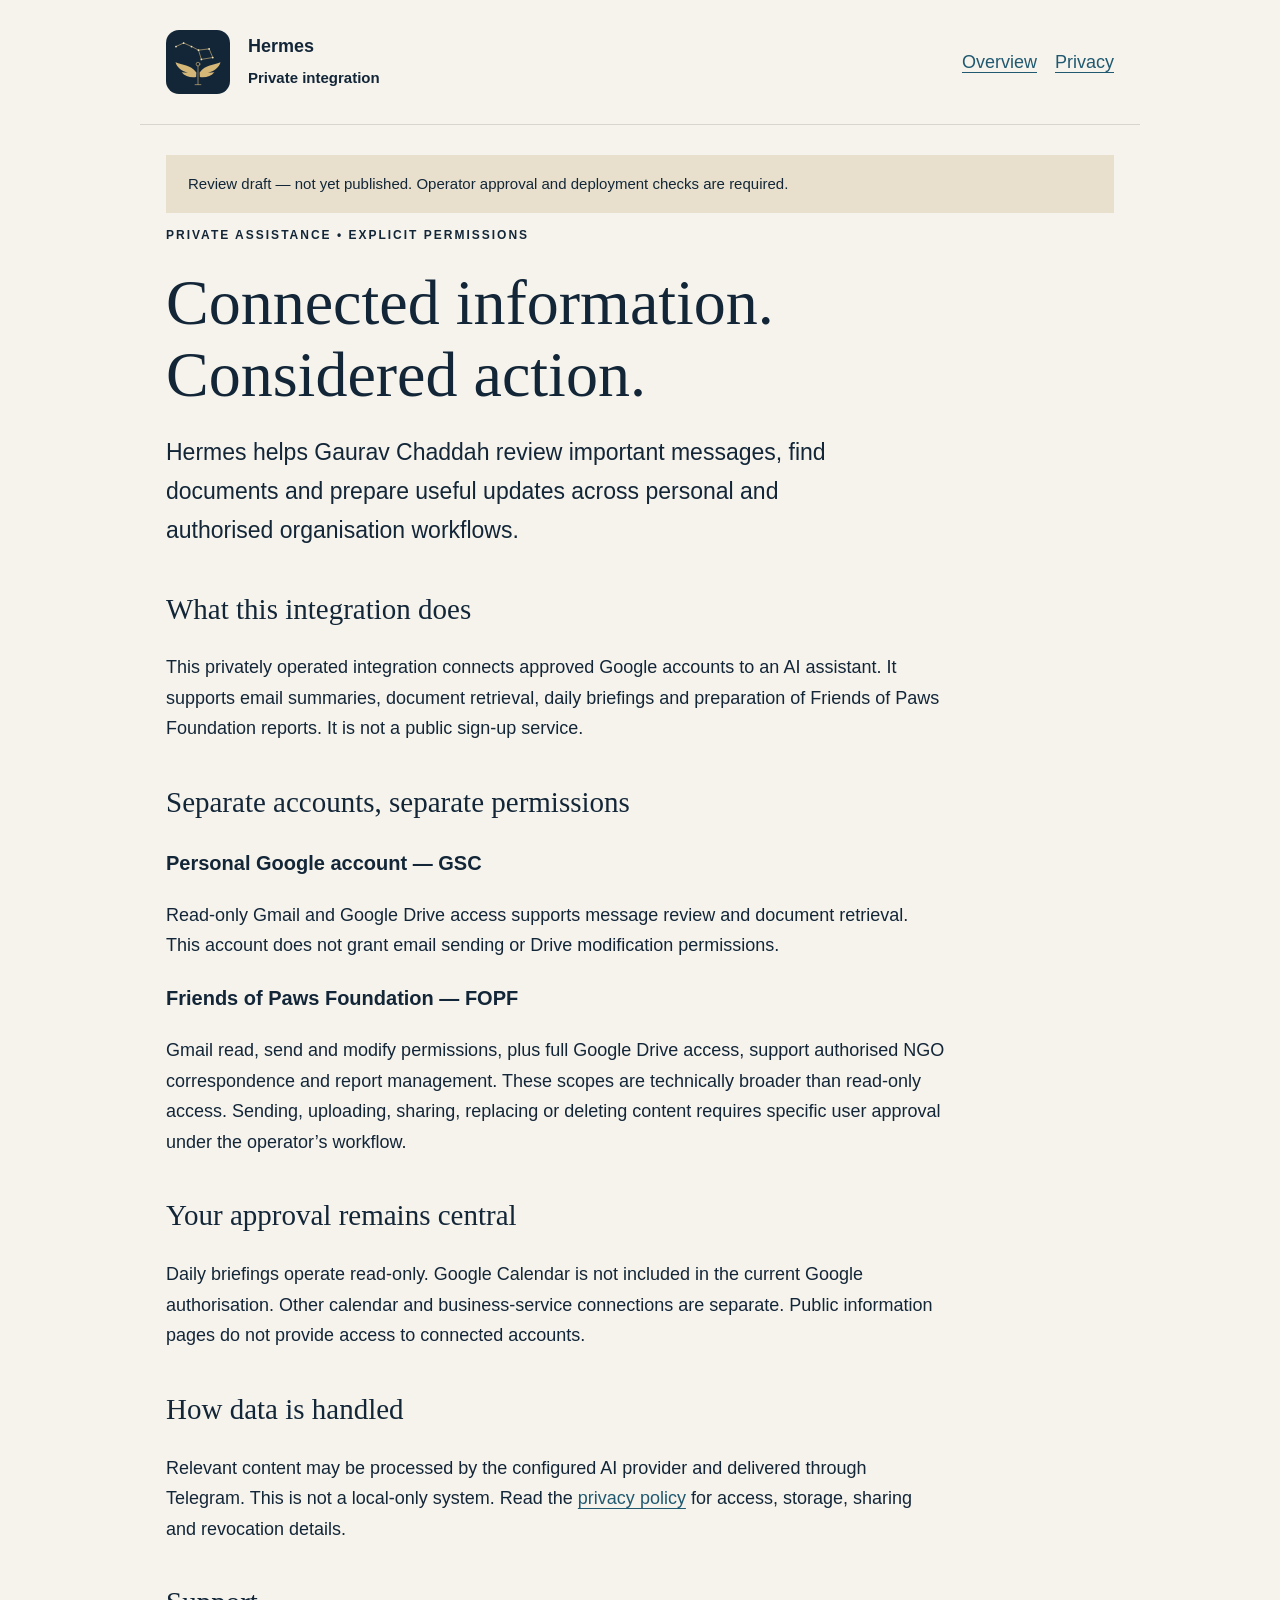
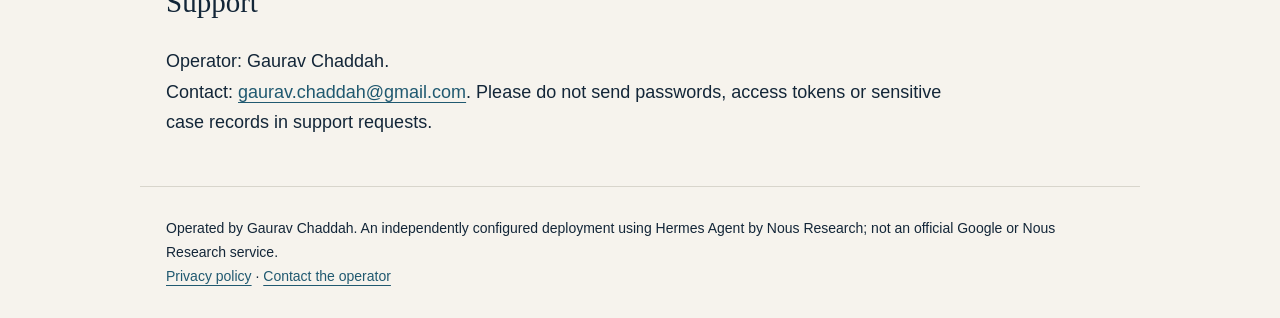
<file: index.html>
<!doctype html><html lang="en"><head><meta charset="utf-8"><meta name="viewport" content="width=device-width,initial-scale=1"><title>Integration overview | Hermes</title><meta name="description" content="Gaurav Chaddah’s private Hermes Google integration: purpose, permissions and privacy."><link rel="icon" href="assets/logo.svg"><link rel="stylesheet" href="assets/style.css"></head><body><header><img src="assets/logo.svg" alt="Original Ursa Major and winged messenger emblem"><strong>Hermes<br><small>Private integration</small></strong><nav><a href="index.html">Overview</a><a href="privacy.html">Privacy</a></nav></header><main><div class="notice">Review draft — not yet published. Operator approval and deployment checks are required.</div><p class="eyebrow">PRIVATE ASSISTANCE • EXPLICIT PERMISSIONS</p><h1>Connected information.<br>Considered action.</h1><p class="lead">Hermes helps Gaurav Chaddah review important messages, find documents and prepare useful updates across personal and authorised organisation workflows.</p><h2>What this integration does</h2><p>This privately operated integration connects approved Google accounts to an AI assistant. It supports email summaries, document retrieval, daily briefings and preparation of Friends of Paws Foundation reports. It is not a public sign-up service.</p><h2>Separate accounts, separate permissions</h2><h3>Personal Google account — GSC</h3><p>Read-only Gmail and Google Drive access supports message review and document retrieval. This account does not grant email sending or Drive modification permissions.</p><h3>Friends of Paws Foundation — FOPF</h3><p>Gmail read, send and modify permissions, plus full Google Drive access, support authorised NGO correspondence and report management. These scopes are technically broader than read-only access. Sending, uploading, sharing, replacing or deleting content requires specific user approval under the operator’s workflow.</p><h2>Your approval remains central</h2><p>Daily briefings operate read-only. Google Calendar is not included in the current Google authorisation. Other calendar and business-service connections are separate. Public information pages do not provide access to connected accounts.</p><h2>How data is handled</h2><p>Relevant content may be processed by the configured AI provider and delivered through Telegram. This is not a local-only system. Read the <a href="privacy.html">privacy policy</a> for access, storage, sharing and revocation details.</p><h2>Support</h2><p>Operator: Gaurav Chaddah.<br>Contact: <a href="mailto:gaurav.chaddah@gmail.com">gaurav.chaddah@gmail.com</a>. Please do not send passwords, access tokens or sensitive case records in support requests.</p></main><footer>Operated by Gaurav Chaddah. An independently configured deployment using Hermes Agent by Nous Research; not an official Google or Nous Research service.<br><a href="privacy.html">Privacy policy</a> · <a href="mailto:gaurav.chaddah@gmail.com">Contact the operator</a></footer></body></html>
</file>
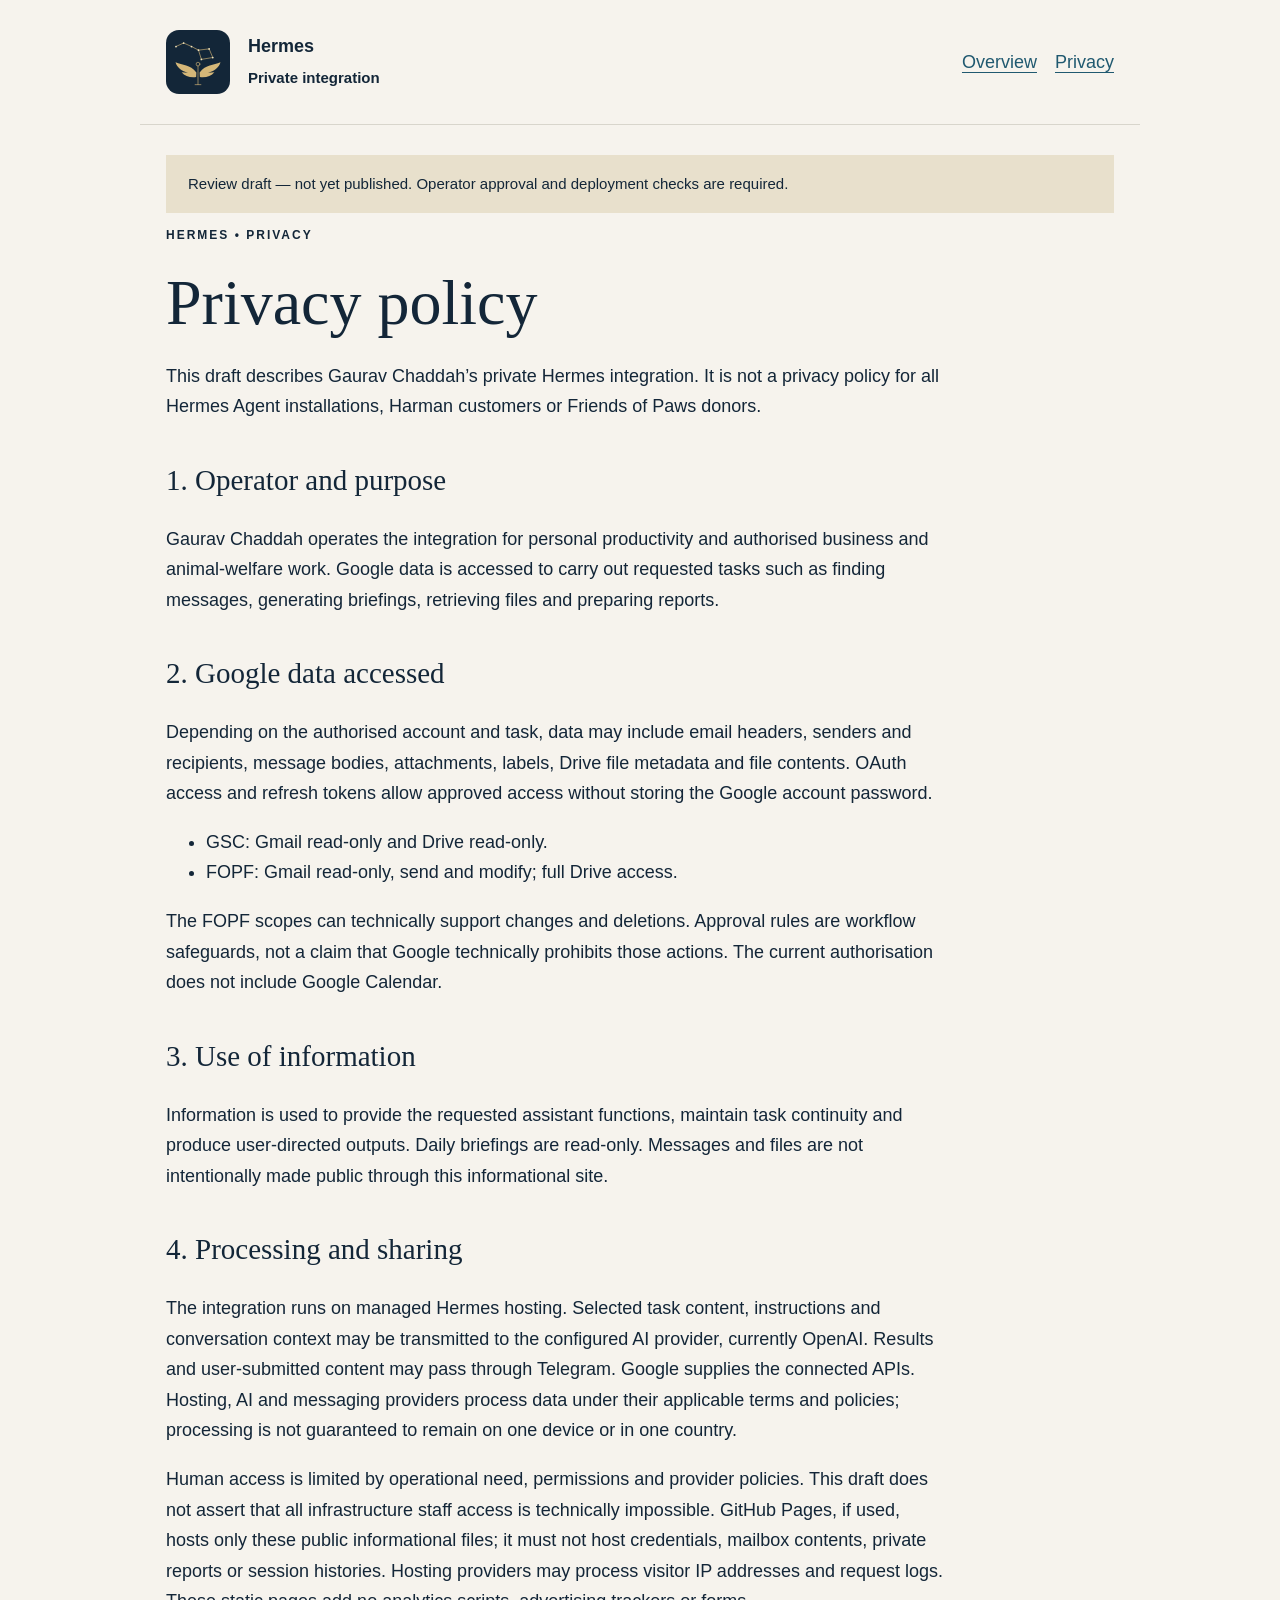
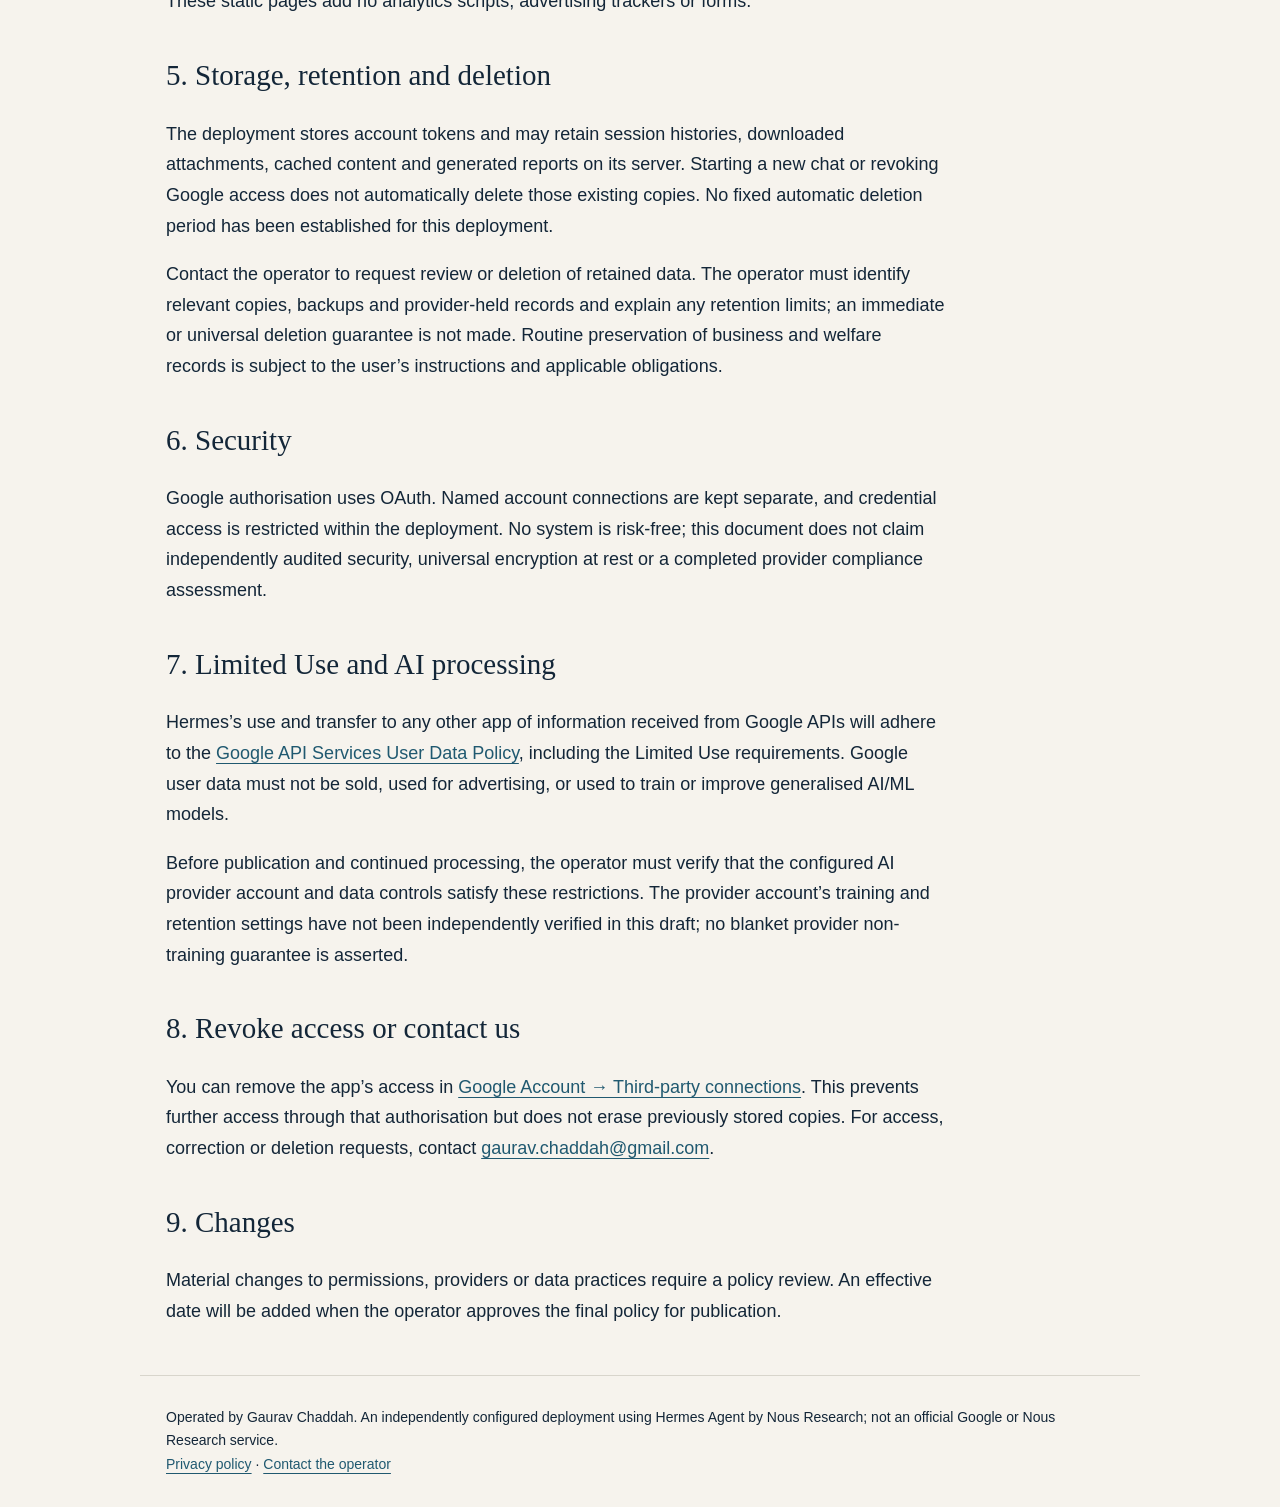
<file: privacy.html>
<!doctype html><html lang="en"><head><meta charset="utf-8"><meta name="viewport" content="width=device-width,initial-scale=1"><title>Privacy policy | Hermes</title><meta name="description" content="Gaurav Chaddah’s private Hermes Google integration: purpose, permissions and privacy."><link rel="icon" href="assets/logo.svg"><link rel="stylesheet" href="assets/style.css"></head><body><header><img src="assets/logo.svg" alt="Original Ursa Major and winged messenger emblem"><strong>Hermes<br><small>Private integration</small></strong><nav><a href="index.html">Overview</a><a href="privacy.html">Privacy</a></nav></header><main><div class="notice">Review draft — not yet published. Operator approval and deployment checks are required.</div><p class="eyebrow">HERMES • PRIVACY</p><h1>Privacy policy</h1><p>This draft describes Gaurav Chaddah’s private Hermes integration. It is not a privacy policy for all Hermes Agent installations, Harman customers or Friends of Paws donors.</p><h2>1. Operator and purpose</h2><p>Gaurav Chaddah operates the integration for personal productivity and authorised business and animal-welfare work. Google data is accessed to carry out requested tasks such as finding messages, generating briefings, retrieving files and preparing reports.</p><h2>2. Google data accessed</h2><p>Depending on the authorised account and task, data may include email headers, senders and recipients, message bodies, attachments, labels, Drive file metadata and file contents. OAuth access and refresh tokens allow approved access without storing the Google account password.</p><ul><li>GSC: Gmail read-only and Drive read-only.</li><li>FOPF: Gmail read-only, send and modify; full Drive access.</li></ul><p>The FOPF scopes can technically support changes and deletions. Approval rules are workflow safeguards, not a claim that Google technically prohibits those actions. The current authorisation does not include Google Calendar.</p><h2>3. Use of information</h2><p>Information is used to provide the requested assistant functions, maintain task continuity and produce user-directed outputs. Daily briefings are read-only. Messages and files are not intentionally made public through this informational site.</p><h2>4. Processing and sharing</h2><p>The integration runs on managed Hermes hosting. Selected task content, instructions and conversation context may be transmitted to the configured AI provider, currently OpenAI. Results and user-submitted content may pass through Telegram. Google supplies the connected APIs. Hosting, AI and messaging providers process data under their applicable terms and policies; processing is not guaranteed to remain on one device or in one country.</p><p>Human access is limited by operational need, permissions and provider policies. This draft does not assert that all infrastructure staff access is technically impossible. GitHub Pages, if used, hosts only these public informational files; it must not host credentials, mailbox contents, private reports or session histories. Hosting providers may process visitor IP addresses and request logs. These static pages add no analytics scripts, advertising trackers or forms.</p><h2>5. Storage, retention and deletion</h2><p>The deployment stores account tokens and may retain session histories, downloaded attachments, cached content and generated reports on its server. Starting a new chat or revoking Google access does not automatically delete those existing copies. No fixed automatic deletion period has been established for this deployment.</p><p>Contact the operator to request review or deletion of retained data. The operator must identify relevant copies, backups and provider-held records and explain any retention limits; an immediate or universal deletion guarantee is not made. Routine preservation of business and welfare records is subject to the user’s instructions and applicable obligations.</p><h2>6. Security</h2><p>Google authorisation uses OAuth. Named account connections are kept separate, and credential access is restricted within the deployment. No system is risk-free; this document does not claim independently audited security, universal encryption at rest or a completed provider compliance assessment.</p><h2>7. Limited Use and AI processing</h2><p>Hermes’s use and transfer to any other app of information received from Google APIs will adhere to the <a href="https://developers.google.com/terms/api-services-user-data-policy">Google API Services User Data Policy</a>, including the Limited Use requirements. Google user data must not be sold, used for advertising, or used to train or improve generalised AI/ML models.</p><p>Before publication and continued processing, the operator must verify that the configured AI provider account and data controls satisfy these restrictions. The provider account’s training and retention settings have not been independently verified in this draft; no blanket provider non-training guarantee is asserted.</p><h2>8. Revoke access or contact us</h2><p>You can remove the app’s access in <a href="https://myaccount.google.com/connections">Google Account → Third-party connections</a>. This prevents further access through that authorisation but does not erase previously stored copies. For access, correction or deletion requests, contact <a href="mailto:gaurav.chaddah@gmail.com">gaurav.chaddah@gmail.com</a>.</p><h2>9. Changes</h2><p>Material changes to permissions, providers or data practices require a policy review. An effective date will be added when the operator approves the final policy for publication.</p></main><footer>Operated by Gaurav Chaddah. An independently configured deployment using Hermes Agent by Nous Research; not an official Google or Nous Research service.<br><a href="privacy.html">Privacy policy</a> · <a href="mailto:gaurav.chaddah@gmail.com">Contact the operator</a></footer></body></html>
</file>
<file: assets/style.css>
*{box-sizing:border-box}body{margin:0;background:#f6f3ed;color:#132638;font:18px/1.7 Arial,sans-serif}header,main,footer{max-width:1000px;margin:auto;padding:30px 26px}header{display:flex;align-items:center;gap:18px;border-bottom:1px solid #d8d5cc}header img{width:64px;height:64px}nav{margin-left:auto}a{color:#205970;text-underline-offset:4px}nav a{margin-left:18px}h1{font:normal clamp(38px,6vw,64px)/1.12 Georgia,serif;margin:22px 0}h2{font:normal 29px/1.3 Georgia,serif;margin-top:40px}h3{font-size:20px}p,li{max-width:780px}.eyebrow{font-size:12px;letter-spacing:2px;font-weight:bold}.lead{font-size:23px;max-width:720px}.notice{background:#e8e0cc;padding:16px 22px;font-size:15px}footer{border-top:1px solid #d8d5cc;font-size:14px}.scope{font:14px/1.6 monospace;overflow-wrap:anywhere}button{font:inherit}@media(max-width:600px){header{flex-wrap:wrap}nav{margin-left:0;width:100%}nav a{margin:0 18px 0 0}body{font-size:16px}}
</file>
